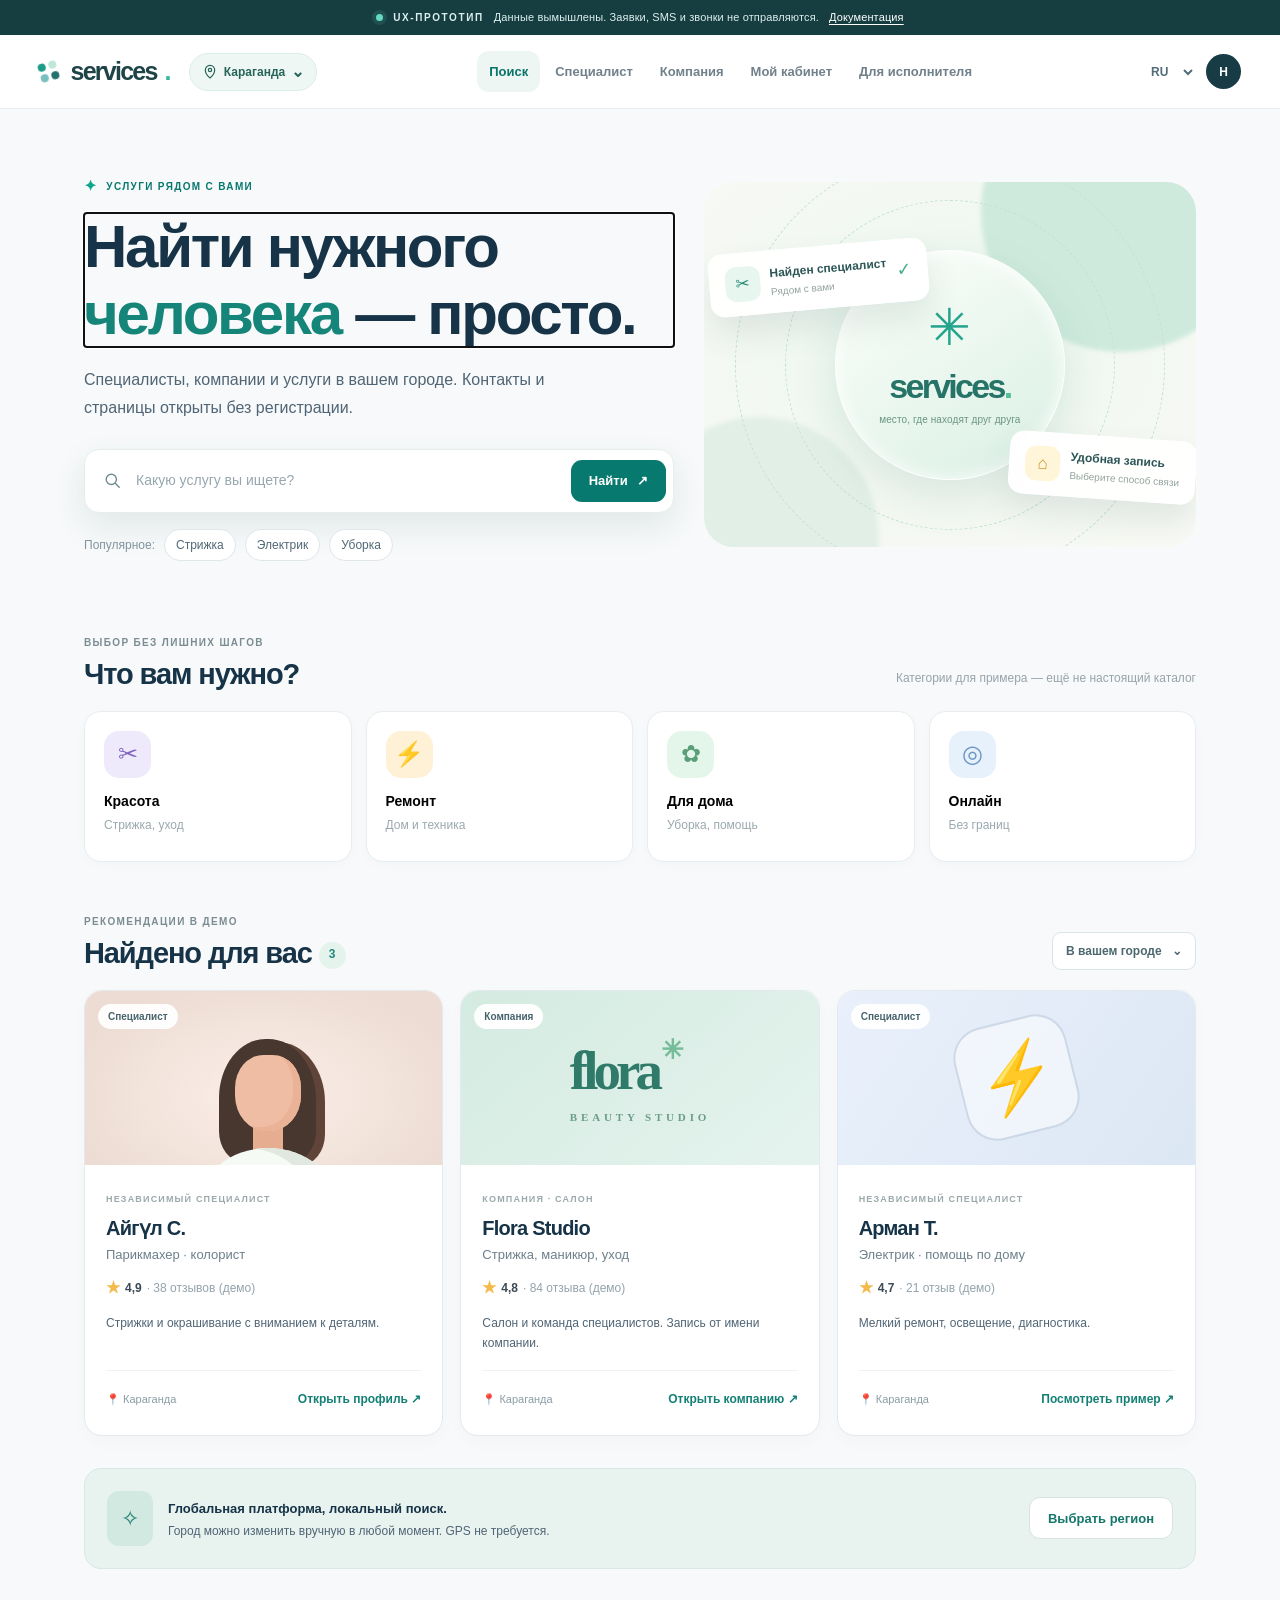
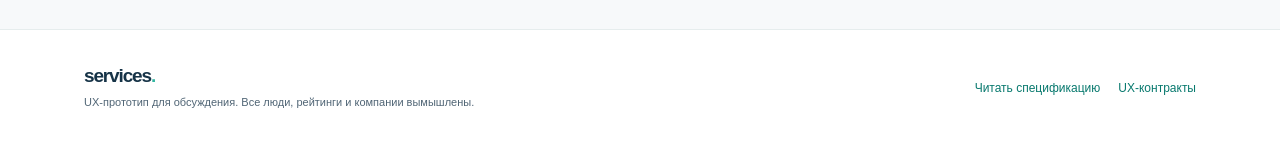
<file: prototype.html>
<!doctype html>
<html lang="ru">
<head>
  <meta charset="utf-8">
  <meta name="viewport" content="width=device-width,initial-scale=1">
  <meta name="theme-color" content="#f7faf9">
  <meta name="description" content="Services — интерактивный UX-прототип поиска услуг, специалиста, компании, заявки и кабинета. Демонстрационные данные, без реальных отправок.">
  <title>Services — UX-прототип</title>
  <link rel="stylesheet" href="assets/prototype.css">
  <script src="assets/prototype.js" defer></script>
</head>
<body>
<a class="skip" href="#content">Перейти к содержимому</a>
<div class="demo-ribbon" role="status"><span class="demo-dot"></span><strong>UX-ПРОТОТИП</strong><span>Данные вымышлены. Заявки, SMS и звонки не отправляются.</span><a href="index.html">Документация</a></div>
<header class="mast">
  <div class="mast-inner">
    <button class="brand" type="button" data-page="home" aria-label="Services — на главную"><span class="brandmark"><span></span><span></span><span></span><span></span></span>services<span class="brand-dot">.</span></button>
    <button class="place-control" id="placeButton" type="button" aria-haspopup="dialog" aria-controls="locationDialog"><svg viewBox="0 0 24 24" aria-hidden="true"><path d="M12 21s-7-5.5-7-12a7 7 0 0 1 14 0c0 6.5-7 12-7 12Z"/><circle cx="12" cy="9" r="2.5"/></svg><span id="currentPlace">Караганда</span><span class="chevron">⌄</span></button>
    <nav class="top-nav" aria-label="Разделы прототипа">
      <button data-page="home" class="nav-active" type="button">Поиск</button>
      <button data-page="professional" type="button">Специалист</button>
      <button data-page="company" type="button">Компания</button>
      <button data-page="client" type="button">Мой кабинет</button>
      <button data-page="seller" type="button">Для исполнителя</button>
    </nav>
    <div class="mast-actions">
      <label class="language" aria-label="Язык прототипа"><select id="languageSelect"><option value="ru">RU</option><option value="kk">ҚАЗ</option></select></label>
      <button id="authButton" class="avatar-mini" type="button" title="Демо кабинет" data-page="client" aria-label="Демо кабинет">Н</button>
    </div>
  </div>
</header>
<main id="content" tabindex="-1">
  <section class="screen active-screen" id="screen-home" aria-labelledby="homeHeading">
    <div class="hero shell">
      <div class="hero-copy">
        <div class="eyebrow"><span class="mini-sparkle">✦</span> УСЛУГИ РЯДОМ С ВАМИ</div>
        <h1 id="homeHeading">Найти нужного <em>человека</em> — просто.</h1>
        <p class="lead">Специалисты, компании и услуги в вашем городе. Контакты и страницы открыты без регистрации.</p>
        <form id="searchForm" class="search-box" role="search">
          <svg viewBox="0 0 24 24" aria-hidden="true"><circle cx="10.5" cy="10.5" r="6.5"/><path d="m15.5 15.5 5 5"/></svg>
          <label class="sr-only" for="searchInput">Поиск услуги</label>
          <input id="searchInput" type="search" placeholder="Какую услугу вы ищете?" autocomplete="off">
          <button class="btn btn-primary" type="submit">Найти <span aria-hidden="true">↗</span></button>
        </form>
        <div class="popular"><span>Популярное:</span><button type="button" data-query="Стрижка">Стрижка</button><button type="button" data-query="Электрик">Электрик</button><button type="button" data-query="Уборка">Уборка</button></div>
      </div>
      <div class="hero-art" aria-hidden="true">
        <div class="orb orb-one"></div><div class="orb orb-two"></div>
        <div class="float-card float-a"><span class="float-icon">✂</span><div><b>Найден специалист</b><small>Рядом с вами</small></div><span class="float-tick">✓</span></div>
        <div class="float-card float-b"><span class="float-icon bg-cream">⌂</span><div><b>Удобная запись</b><small>Выберите способ связи</small></div></div>
        <div class="hero-core"><span class="hero-core-ring">✳</span><span class="hero-core-title">services<span>.</span></span><span class="hero-core-tag">место, где находят друг друга</span></div>
        <div class="hero-orbit o1"></div><div class="hero-orbit o2"></div>
      </div>
    </div>
    <div class="shell">
      <div class="section-head"><div><span class="eyebrow subdued">ВЫБОР БЕЗ ЛИШНИХ ШАГОВ</span><h2>Что вам нужно?</h2></div><p>Категории для примера — ещё не настоящий каталог</p></div>
      <div class="categories" id="categories">
        <button type="button" data-query="Стрижка"><span class="category-icon lilac">✂</span><strong>Красота</strong><small>Стрижка, уход</small></button>
        <button type="button" data-query="Электрик"><span class="category-icon yellow">⚡</span><strong>Ремонт</strong><small>Дом и техника</small></button>
        <button type="button" data-query="Уборка"><span class="category-icon mint">✿</span><strong>Для дома</strong><small>Уборка, помощь</small></button>
        <button type="button" data-query="Онлайн"><span class="category-icon blue">◎</span><strong>Онлайн</strong><small>Без границ</small></button>
      </div>
      <div class="section-head list-head"><div><span class="eyebrow subdued">РЕКОМЕНДАЦИИ В ДЕМО</span><h2>Найдено для вас <span id="resultCount" class="number-chip">3</span></h2></div><button type="button" id="filterButton" class="filter-button">В вашем городе <span>⌄</span></button></div>
      <div id="searchFeedback" class="search-feedback" aria-live="polite"></div>
      <div class="results" id="results">
        <article class="listing-card" data-item="professional" data-search="айгүл стрижка окрашивание парикмахер красота колористика">
          <div class="listing-visual portrait pro-bg"><div class="face-illustration"><div class="face-hair"></div><div class="face-head"></div><div class="face-neck"></div><div class="face-body"></div></div><span class="visual-pill">Специалист</span></div>
          <div class="listing-content"><span class="listing-overline">НЕЗАВИСИМЫЙ СПЕЦИАЛИСТ</span><h3>Айгүл С.</h3><p class="listing-role">Парикмахер · колорист</p><div class="rating"><span class="star">★</span> 4,9 <span class="muted">· 38 отзывов (демо)</span></div><p class="listing-summary">Стрижки и окрашивание с вниманием к деталям.</p><div class="listing-foot"><span>📍 <span data-city>Караганда</span></span><button type="button" data-page="professional" class="text-link">Открыть профиль ↗</button></div></div>
        </article>
        <article class="listing-card" data-item="company" data-search="studio flora салон красоты маникюр стрижка парикмахер красота">
          <div class="listing-visual company-bg"><div class="logo-picture">flora<span>✳</span><small>beauty studio</small></div><span class="visual-pill">Компания</span></div>
          <div class="listing-content"><span class="listing-overline">КОМПАНИЯ · САЛОН</span><h3>Flora Studio</h3><p class="listing-role">Стрижка, маникюр, уход</p><div class="rating"><span class="star">★</span> 4,8 <span class="muted">· 84 отзыва (демо)</span></div><p class="listing-summary">Салон и команда специалистов. Запись от имени компании.</p><div class="listing-foot"><span>📍 <span data-city>Караганда</span></span><button type="button" data-page="company" class="text-link">Открыть компанию ↗</button></div></div>
        </article>
        <article class="listing-card" data-item="electrician" data-search="электрик ремонт розетки свет домашний мастер">
          <div class="listing-visual electric-bg"><div class="electro-art"><span>⚡</span></div><span class="visual-pill">Специалист</span></div>
          <div class="listing-content"><span class="listing-overline">НЕЗАВИСИМЫЙ СПЕЦИАЛИСТ</span><h3>Арман Т.</h3><p class="listing-role">Электрик · помощь по дому</p><div class="rating"><span class="star">★</span> 4,7 <span class="muted">· 21 отзыв (демо)</span></div><p class="listing-summary">Мелкий ремонт, освещение, диагностика.</p><div class="listing-foot"><span>📍 <span data-city>Караганда</span></span><button type="button" data-page="professional" class="text-link">Посмотреть пример ↗</button></div></div>
        </article>
      </div>
      <div id="emptyResults" class="empty-results" hidden><span>⌕</span><h3>Пока ничего не нашлось</h3><p>Попробуйте другую услугу или расширьте регион поиска.</p><button class="btn btn-outline" data-reset-search type="button">Сбросить поиск</button></div>
      <div class="note-banner"><div class="note-symbol">✧</div><div><strong>Глобальная платформа, локальный поиск.</strong><p>Город можно изменить вручную в любой момент. GPS не требуется.</p></div><button class="btn btn-outline" type="button" data-open-location>Выбрать регион</button></div>
    </div>
  </section>

  <section class="screen shell detail-layout" id="screen-professional" aria-labelledby="professionalHeading" hidden>
    <div class="breadcrumbs"><button data-page="home" type="button">Поиск</button><span>›</span>Специалист</div>
    <div class="detail-grid"><div class="detail-main">
      <div class="profile-hero"><div class="profile-picture pro-bg"><div class="face-illustration"><div class="face-hair"></div><div class="face-head"></div><div class="face-neck"></div><div class="face-body"></div></div></div><div class="profile-intro"><span class="eyebrow subdued">НЕЗАВИСИМЫЙ СПЕЦИАЛИСТ</span><h1 id="professionalHeading">Айгүл С.</h1><p>Парикмахер · колорист</p><div class="rating"><span class="star">★</span> 4,9 <span class="muted">· 38 отзывов (демо)</span></div><div class="profile-tags"><span>✓ Подтверждённый профиль (демо)</span><span>📍 <span data-city>Караганда</span></span></div></div></div>
      <div class="content-panel"><div class="content-panel-top"><h2>О специалисте</h2><button class="save-button" data-save="professional" aria-pressed="false" type="button">♡ Сохранить</button></div><p>Люблю естественные формы и спокойный сервис. В этом примере у мастера есть самостоятельные услуги и отдельное представление внутри салона.</p></div>
      <div class="content-panel"><h2>Личные услуги</h2><div class="service-line"><span class="service-symbol">✂</span><div><strong>Женская стрижка</strong><small>Ориентир: 60 минут · цена по желанию продавца</small></div><button type="button" class="btn btn-outline compact" data-request="professional">Заявка</button></div><div class="service-line"><span class="service-symbol">✳</span><div><strong>Окрашивание</strong><small>Время и стоимость обсуждаются напрямую</small></div><button type="button" class="btn btn-outline compact" data-request="professional">Заявка</button></div></div>
      <div class="content-panel"><h2>Также работает в компании</h2><div class="affiliation"><div class="affiliation-logo">fl</div><div><strong>Flora Studio</strong><small>Другая страница, другие услуги и получатель заявки</small></div><button type="button" class="text-link" data-page="company">Перейти ↗</button></div><p class="small-note">При переходе в корпоративный контекст заявка направляется компании, а не мастеру лично.</p></div>
    </div><aside class="detail-aside"><div class="contact-card"><span class="eyebrow subdued">ОБРАТИТЬСЯ К СПЕЦИАЛИСТУ</span><h2>Записаться к Айгүл</h2><p>Получатель заявки: <strong>Айгүл С., лично</strong></p><button class="btn btn-primary full" data-request="professional" type="button">Отправить заявку ↗</button><button class="btn btn-outline full" data-demo-contact="whatsapp" type="button">Написать в WhatsApp</button><button class="btn btn-subtle full" data-demo-contact="phone" type="button">Позвонить</button><div class="policy-mini">◷ Пример правила: отмена за 2 часа до принятой записи — без влияния на надёжность.</div></div><div class="quiet-panel"><strong>Календарь необязателен</strong><p>В этом примере специалист не публикует свободные слоты. Заявку можно отправить и без выбора даты.</p></div></aside></div>
  </section>

  <section class="screen shell detail-layout" id="screen-company" aria-labelledby="companyHeading" hidden>
    <div class="breadcrumbs"><button data-page="home" type="button">Поиск</button><span>›</span>Компания</div>
    <div class="detail-grid"><div class="detail-main"><div class="company-hero"><div class="company-emblem">flora<span>✳</span></div><div><span class="eyebrow">КОМПАНИЯ · САЛОН КРАСОТЫ</span><h1 id="companyHeading">Flora Studio</h1><p>Команда специалистов, пространство для красоты</p><span class="tag-white">📍 <span data-city>Караганда</span></span></div></div>
      <div class="content-panel"><div class="content-panel-top"><h2>Услуги салона</h2><button class="save-button" data-save="company" aria-pressed="false" type="button">♡ Сохранить</button></div><div class="service-line"><span class="service-symbol">✂</span><div><strong>Стрижка в Flora Studio</strong><small>Получатель заявки — компания</small></div><button class="btn btn-outline compact" type="button" data-request="company">Заявка</button></div><div class="service-line"><span class="service-symbol">✿</span><div><strong>Уход и окрашивание</strong><small>Специалист назначается компанией по согласованию</small></div><button class="btn btn-outline compact" type="button" data-request="company">Заявка</button></div></div>
      <div class="content-panel"><h2>Команда салона</h2><p class="text-secondary">Та же профессиональная личность может выглядеть иначе внутри компании — только с согласия обеих сторон.</p><div class="team-card"><div class="team-portrait pro-bg"><div class="face-illustration"><div class="face-hair"></div><div class="face-head"></div><div class="face-neck"></div><div class="face-body"></div></div></div><div><span class="eyebrow subdued">СПЕЦИАЛИСТ В КОМПАНИИ</span><h3>Айгүл С.</h3><p>Стилист Flora Studio</p><span class="tiny-tag">Только согласованные поля профиля</span></div><div class="team-actions"><button class="btn btn-outline compact" type="button" data-page="company-professional">Карточка в салоне</button><button class="btn btn-primary compact" type="button" data-request="company">Запись в салон</button></div></div><p class="small-note">Нажатие на карточку сотрудника не переводит заявку в независимую практику.</p></div>
    </div><aside class="detail-aside"><div class="contact-card"><span class="eyebrow subdued">КОРПОРАТИВНЫЙ КОНТЕКСТ</span><h2>Обратиться в Flora Studio</h2><p>Получатель: <strong>Flora Studio</strong>. Не личный профиль Айгүл.</p><button class="btn btn-primary full" data-request="company" type="button">Отправить заявку ↗</button><button class="btn btn-outline full" data-demo-contact="whatsapp" type="button">Написать в WhatsApp</button><div class="policy-mini">◷ Пример правила компании: отмена за 24 часа до принятой записи.</div></div><div class="quiet-panel"><strong>Разные роли — разные права</strong><p>Компания управляет корпоративной услугой и своими заявками. Личные часы и обращения сотрудника не раскрываются.</p></div></aside></div>
  </section>

  <section class="screen shell dashboard-screen" id="screen-client" aria-labelledby="clientHeading" hidden>
    <div class="section-head dashboard-head"><div><span class="eyebrow subdued">ДЕМО-КАБИНЕТ</span><h1 id="clientHeading">Здравствуйте, Нур</h1><p>Сохранённое, ваши обращения и надёжность — всё в одном месте.</p></div><span class="demo-account">● Вы вошли в демонстрационный аккаунт</span></div>
    <div class="dashboard-grid"><div class="content-panel"><span class="eyebrow subdued">МОЯ НАДЁЖНОСТЬ</span><div class="score-row"><strong id="clientScore">100</strong><span>из 100<br><small>Пример: 5 завершённых записей</small></span></div><p>Это отдельный показатель соблюдения принятых записей. Он не связан с оценками качества услуг.</p><button id="scoreInfo" class="text-link" type="button">Как считается показатель ↗</button></div><div class="content-panel"><span class="eyebrow subdued">ИЗБРАННОЕ</span><h2 id="savedCount">0 страниц</h2><p>Сохраняйте интересных специалистов и компании. Другие продавцы не видят ваши закладки.</p><div id="savedList" class="saved-list"><span class="muted">Пока пусто.</span></div></div></div>
    <div class="content-panel" id="demoRecentRequest" hidden><div class="content-panel-top"><h2>Новое обращение</h2><button class="text-link" data-page="request-status" type="button">Открыть статус ↗</button></div><p>Демонстрационная заявка создана без реальной отправки. Продавец может принять или отклонить её.</p></div>
    <div class="content-panel big-panel"><h2>Мои обращения</h2><div class="request-item"><div class="req-status accepted">● Принята</div><div class="req-description"><strong>Стрижка · Айгүл С.</strong><small>Независимый специалист · демонстрационная запись на 12 ноября 2026, 18:00</small><small>Бесплатная отмена до 16:00 этого дня</small></div><button id="cancelSample" class="btn btn-outline compact" type="button">Отменить</button></div><div id="cancelledExample" class="request-item" hidden><div class="req-status cancelled">● Отменена</div><div class="req-description"><strong>Стрижка · Айгүл С.</strong><small id="cancelOutcome">Отмена выполнена в демонстрации</small><small>Уведомления обеим сторонам: поставлены в очередь (симуляция)</small></div></div><div id="sampleAfter" class="small-note">Вы сможете увидеть последствия своевременной и поздней отмены.</div></div>
    <div class="content-panel"><h2>Что дают аккаунты клиентам?</h2><div class="feature-tiles"><span>♡ Сохранённые страницы</span><span>▤ История своих заявок</span><span>◎ Надёжность и апелляции</span><span>✦ Отзывы при подтверждённом опыте</span></div></div>
  </section>

  <section class="screen shell dashboard-screen" id="screen-seller" aria-labelledby="sellerHeading" hidden>
    <div class="section-head dashboard-head"><div><span class="eyebrow subdued">ПРОФИЛЬ ПРОДАВЦА · ДЕМО</span><h1 id="sellerHeading">Как клиентам связаться с вами</h1><p>Каждый исполнитель выбирает свои каналы и правила, без сложной CRM.</p></div><button class="btn btn-outline" data-page="professional" type="button">Предпросмотр страницы ↗</button></div>
    <div class="seller-grid"><div class="content-panel"><h2>Способы обращения</h2><p>Включите только нужные. Стоимость и календарь не обязательны.</p><div class="switch-list"><label><span><b>Телефон</b><small>Показывать разрешённый контакт</small></span><input type="checkbox" id="channelPhone" checked></label><label><span><b>WhatsApp</b><small>Прямая связь вне платформы</small></span><input type="checkbox" id="channelWhatsapp" checked></label><label><span><b>Заявка через Services</b><small>Клиент отправляет, вы принимаете</small></span><input type="checkbox" id="channelRequest" checked></label><label><span><b>Публичные слоты</b><small>Можно не публиковать расписание</small></span><input type="checkbox" id="channelCalendar"></label></div><p class="inline-validation" id="channelValidation" aria-live="polite"></p></div>
    <div class="content-panel"><h2>Правила отмены клиентом</h2><p>Устанавливает владелец предложения. Условия видны до принятия записи и сохраняются для неё.</p><label class="field">Отмена без влияния на надёжность за<select id="cancelWindow"><option value="0">До начала записи</option><option value="2" selected>2 часа</option><option value="12">12 часов</option><option value="24">24 часа</option><option value="48">48 часов</option></select></label><div class="info-soft"><strong id="policyPreview">За 2 часа до начала</strong><p>Поздняя отмена зарегистрированным клиентом влияет на его отдельную надёжность. Отмена продавцом может влиять на надёжность продавца.</p></div></div></div>
    <div class="content-panel"><h2>Время мастера и компания</h2><div class="work-grid"><div class="work-row"><span class="work-label">Пн – Пт</span><div class="work-track"><span class="work-company">09:00–18:00 · Flora Studio</span><span class="work-personal">19:00–22:00 · Лично</span></div></div><div class="work-row"><span class="work-label">Сб</span><div class="work-track"><span class="work-company shorter">10:00–14:00 · Компания B</span></div></div></div><p class="small-note">Корпоративные часы требуют согласования. В другом контексте виден только факт недоступности, не чужие клиенты и услуги.</p></div>
    <div class="content-panel" id="demoSellerInbox"><div class="content-panel-top"><h2>Входящие заявки</h2><button class="text-link" data-page="request-status" type="button">Статус для клиента ↗</button></div><p>Демо-инбокс. Продавец самостоятельно принимает или отклоняет заявку, без коммерческого предложения и согласования цены внутри Services.</p><div id="demoInboxBody"><span class="muted">Пока нет демонстрационных обращений.</span></div></div>
    <div class="content-panel"><div class="content-panel-top"><h2>Какие поля мастера видит компания?</h2><span class="tiny-tag">Двустороннее управление</span></div><p>Мастер разрешает поля для конкретной компании, компания выбирает подмножество. Итог — пересечение.</p><div class="permission-grid"><fieldset><legend>Разрешает специалист</legend><label><input type="checkbox" data-master-field="bio" checked> Описание</label><label><input type="checkbox" data-master-field="portrait" checked> Фото</label><label><input type="checkbox" data-master-field="portfolio"> Портфолио</label><label><input type="checkbox" data-master-field="personalPhone"> Личный телефон</label></fieldset><fieldset><legend>Выбирает компания</legend><label><input type="checkbox" data-company-field="bio" checked> Описание</label><label><input type="checkbox" data-company-field="portrait" checked> Фото</label><label><input type="checkbox" data-company-field="portfolio" checked> Портфолио</label><label><input type="checkbox" data-company-field="personalPhone" checked> Личный телефон</label></fieldset></div><div class="info-soft"><strong>В корпоративной карточке будет видно:</strong><p id="visibleCompanyFields" aria-live="polite">Описание, фото</p></div></div>
  </section>

  <section class="screen shell detail-layout" id="screen-company-professional" aria-labelledby="companyProfessionalHeading" hidden>
    <div class="breadcrumbs"><button type="button" data-page="home">Поиск</button><span>›</span><button type="button" data-page="company">Flora Studio</button><span>›</span>Специалист салона</div>
    <div class="embedded-company-banner">
      <span class="eyebrow subdued">СТРАНИЦА СПЕЦИАЛИСТА В КОМПАНИИ</span>
      <div class="embedded-company-banner-row"><strong>flora ✳</strong><span>Этот раздел оформлен компанией; запись принадлежит Flora Studio.</span><button class="btn btn-outline compact" type="button" data-page="company">В компанию</button></div>
    </div>
    <div class="detail-grid">
      <div class="detail-main">
        <div class="profile-hero embedded-profile">
          <div id="embeddedPortrait" class="profile-picture pro-bg"><div class="face-illustration"><div class="face-hair"></div><div class="face-head"></div><div class="face-neck"></div><div class="face-body"></div></div></div>
          <div class="profile-intro">
            <span class="eyebrow subdued">СТИЛИСТ FLORA STUDIO</span>
            <h1 id="companyProfessionalHeading">Айгүл С.</h1>
            <p>Специалист команды Flora Studio</p>
            <span class="tiny-tag">Один ProfessionalProfile · отдельное представление</span>
          </div>
        </div>
        <div class="content-panel">
          <h2>Что разрешено показывать в салоне</h2>
          <div id="embeddedBio" class="company-field"><strong>Описание</strong><p>Специалист по стрижкам и окрашиванию. Описание доступно только если его разрешил мастер и выбрала компания.</p></div>
          <div id="embeddedPortfolio" class="company-field" hidden><strong>Портфолио</strong><p>Пример согласованного портфолио без настоящих фотографий клиентов.</p></div>
          <div id="embeddedPhone" class="company-field" hidden><strong>Личный контакт</strong><p>В демо личный телефон не публикуется, даже если поле разрешено. В настоящем продукте нужен отдельный публичный opt-in.</p></div>
          <p id="embeddedNothing" class="small-note" hidden>Поля профиля скрыты по выбору одной из сторон. Компания не может опубликовать данные без разрешения мастера.</p>
          <button class="text-link" type="button" data-page="seller">Демо: изменить разрешения ↗</button>
        </div>
        <div class="content-panel">
          <h2>Услуга салона</h2>
          <div class="service-line"><span class="service-symbol">✂</span><div><strong>Стрижка с мастером Айгүл</strong><small>Продавец и получатель заявки — Flora Studio. Айгүл — возможный исполнитель.</small></div><button class="btn btn-primary compact" type="button" data-request="company">Записаться</button></div>
          <p class="small-note">При переходе на <button class="inline-route" type="button" data-page="professional">личную страницу специалиста</button> поменяется получатель заявки — это всегда видно.</p>
        </div>
      </div>
      <aside class="detail-aside">
        <div class="contact-card"><span class="eyebrow subdued">ВАЖНО: КОНТЕКСТ КОМПАНИИ</span><h2>Запись в Flora Studio</h2><p>Получатель: <strong>Flora Studio</strong>, не самостоятельный мастер.</p><button class="btn btn-primary full" type="button" data-request="company">Отправить заявку ↗</button><div class="policy-mini">Показанные поля — пересечение разрешений двух сторон и настроек публикации.</div></div>
      </aside>
    </div>
  </section>
  <section class="screen shell dashboard-screen" id="screen-request-status" aria-labelledby="requestStatusHeading" hidden>
    <div class="breadcrumbs"><button type="button" data-page="home">Поиск</button><span>›</span>Демо-заявка</div>
    <div class="section-head dashboard-head"><div><span class="eyebrow subdued">БЕЗ ОТПРАВКИ ДАННЫХ</span><h1 id="requestStatusHeading">Статус обращения</h1><p>Здесь видно, что происходит после отправки простой заявки.</p></div><span class="demo-account">ДЕМО · только память страницы</span></div>
    <div class="request-status-grid">
      <div class="content-panel">
        <div class="content-panel-top"><h2 id="demoRequestNumber">Заявка ещё не создана</h2><span class="req-status" id="demoRequestStatus">Нет заявки</span></div>
        <div class="receiver-box"><span>Получатель заявки:</span><strong id="demoRequestReceiver">—</strong><small id="demoRequestContext">Выбирается по странице, с которой обратились.</small></div>
        <dl class="request-details"><div><dt>Запрос</dt><dd id="demoRequestNote">—</dd></div><div><dt>Желаемая дата</dt><dd id="demoRequestDate">—</dd></div><div><dt>Подтверждённое время</dt><dd id="demoRequestScheduled">Не согласовано</dd></div></dl>
        <div class="info-soft"><strong>Правило надёжности</strong><p id="demoRequestReliability">Без принятой записи и согласованного времени автоматическое снижение надёжности клиента запрещено.</p></div>
        <button class="btn btn-outline" id="demoCancelRequest" type="button" disabled>Отменить свою заявку</button>
        <button class="text-link" type="button" data-page="seller">Посмотреть действие продавца ↗</button>
      </div>
      <div class="content-panel">
        <h2>Журнал событий и уведомлений</h2>
        <p>Уведомления создаются по событию. Отправка SMS, e-mail и push здесь не выполняется.</p>
        <ol id="demoRequestEvents" class="event-log"><li>Отправьте демонстрационную заявку из профиля специалиста или компании.</li></ol>
        <button class="text-link" type="button" data-page="professional">К личной странице ↗</button>
      </div>
    </div>
  </section>
</main>
<footer class="site-footer"><div class="shell"><div><strong>services<span>.</span></strong><p>UX-прототип для обсуждения. Все люди, рейтинги и компании вымышлены.</p></div><div><a href="index.html">Читать спецификацию</a><a href="https://github.com/nurgeldiserikbay/services/blob/main/docs/ux/mvp-screen-contracts.md" target="_blank" rel="noopener noreferrer">UX-контракты</a></div></div></footer>
<dialog id="locationDialog" class="modal">
  <form method="dialog" class="dialog-inner"><div class="modal-head"><div><span class="eyebrow subdued">ЛОКАЦИЯ</span><h2>Где искать услуги?</h2></div><button class="icon-button" value="cancel" aria-label="Закрыть" type="submit">×</button></div><p>Выбранный город сохраняется только в текущем прототипе. Язык не меняет страну.</p><div class="location-options"><button type="button" data-location="Караганда">📍 Караганда, Казахстан</button><button type="button" data-location="Алматы">📍 Алматы, Казахстан</button><button type="button" data-location="Астана">📍 Астана, Казахстан</button><button type="button" data-location="Весь мир">◎ Весь мир</button><button type="button" data-location="Онлайн">◉ Только онлайн</button></div><p class="small-note">Разрешение GPS не запрашивается. Это демонстрация выбора региона, а не геопоиск.</p></form>
</dialog>
<dialog id="requestDialog" class="modal">
  <form method="dialog" class="dialog-inner" id="requestForm"><div class="modal-head"><div><span class="eyebrow subdued">ПРОСТАЯ ЗАЯВКА</span><h2>Отправить обращение</h2></div><button class="icon-button" value="cancel" aria-label="Закрыть" formnovalidate type="submit">×</button></div><div class="receiver-box"><span>Получатель:</span><strong id="requestReceiver">Айгүл С. — лично</strong><small id="requestRule">Отмена за 2 часа после согласования времени</small></div><label class="field">Коротко опишите запрос<textarea id="requestNote" rows="3" maxlength="300" placeholder="Например: хочу записаться на стрижку"></textarea></label><label class="field">Желаемая дата (необязательно)<input id="requestDate" type="date"></label><label class="field">Контакт для ответа (демо, не отправляется)<input id="requestContact" type="text" placeholder="Телефон или e-mail" required maxlength="100"></label><div class="policy-mini">В реальном сервисе гость подтвердит контакт кодом. В прототипе код не отправляется и данные никуда не сохраняются.</div><button id="requestSubmit" type="submit" class="btn btn-primary full" value="submit">Проверить сценарий отправки ↗</button></form>
</dialog>
<dialog id="cancelDialog" class="modal">
  <form method="dialog" class="dialog-inner" id="cancelForm"><div class="modal-head"><div><span class="eyebrow subdued">ОТМЕНА ПРИНЯТОЙ ЗАПИСИ</span><h2>Отменить стрижку?</h2></div><button class="icon-button" value="cancel" aria-label="Закрыть" type="submit" formnovalidate>×</button></div><p>Пример записи: 12 ноября 2026 в 18:00. Правило мастера: бесплатно до 16:00 того же дня.</p><fieldset class="cancel-scenarios"><legend>Проверить сценарий</legend><label><input type="radio" name="cancelMode" value="early" checked><span><strong>В срок — в 15:00</strong><small>Надёжность не изменится</small></span></label><label><input type="radio" name="cancelMode" value="late"><span><strong>После срока — в 17:30</strong><small>Надёжность зарегистрированного клиента снизится</small></span></label></fieldset><div id="cancelWarning" class="info-soft">При своевременной отмене рейтинг надёжности остаётся прежним.</div><div class="modal-actions"><button class="btn btn-outline" type="submit" value="cancel">Не отменять</button><button class="btn btn-primary" type="submit" value="confirm">Подтвердить отмену</button></div></form>
</dialog>
<div id="toast" class="toast" role="status" aria-live="polite"></div>
</body>
</html>
</file>
<file: assets/prototype.css>
:root{color-scheme:light;--canvas:#f7f9fa;--paper:#fff;--ink:#163347;--ink2:#506575;--mute:#7b8c97;--line:#e4eaee;--teal:#08796e;--teal-dark:#05645d;--teal-soft:#e9f6f2;--shadow:0 14px 38px rgba(26,51,61,.055);--radius:21px;--max:1160px}
*{box-sizing:border-box}html{scroll-behavior:smooth;scroll-padding-top:110px}body{margin:0;font-family:Inter,-apple-system,BlinkMacSystemFont,"Segoe UI",Arial,sans-serif;background:var(--canvas);color:var(--ink);font-size:15px;line-height:1.5}button,input,select,textarea{font:inherit}button{cursor:pointer}button:disabled{cursor:not-allowed;opacity:.55}a{color:var(--teal);text-decoration:none}a:hover{text-decoration:underline}svg{width:21px;height:21px;stroke:currentColor;stroke-width:1.8;fill:none;stroke-linecap:round;stroke-linejoin:round}h1,h2,h3,p{margin-top:0}h1,h2,h3{letter-spacing:-.038em;line-height:1.14}h1{font-size:clamp(35px,4.7vw,58px)}h2{font-size:clamp(22px,2.5vw,29px)}h3{font-size:20px}p{color:var(--ink2)}.shell{max-width:var(--max);margin-inline:auto;padding-inline:24px}.sr-only{position:absolute!important;height:1px;width:1px;overflow:hidden;clip:rect(0,0,0,0);white-space:nowrap}.skip{position:absolute;left:8px;top:-200px;background:var(--ink);color:#fff;padding:10px;z-index:1000}.skip:focus{top:8px}button:focus-visible,a:focus-visible,input:focus-visible,select:focus-visible,textarea:focus-visible{outline:3px solid #72bdaf;outline-offset:3px}.demo-ribbon{display:flex;align-items:center;justify-content:center;gap:10px;padding:7px 14px;min-height:35px;background:#163d40;color:#dcefee;font-size:11px;letter-spacing:.012em}.demo-ribbon strong{font-size:10px;letter-spacing:.16em}.demo-ribbon a{color:#fff;text-decoration:underline;text-underline-offset:3px}.demo-dot{width:7px;height:7px;border-radius:50%;background:#66dac0;box-shadow:0 0 0 4px rgba(102,218,192,.12)}.mast{position:sticky;top:0;z-index:30;background:rgba(255,255,255,.95);backdrop-filter:blur(20px);border-bottom:1px solid var(--line)}.mast-inner{height:73px;max-width:1250px;padding:0 24px;margin:auto;display:flex;align-items:center;gap:19px}.brand{border:none;background:none;display:flex;align-items:center;gap:8px;color:#1e4448;font-size:25px;font-weight:800;letter-spacing:-.07em;padding:5px 0;white-space:nowrap}.brand-dot,.site-footer strong span{color:#34b6a1}.brandmark{display:grid;grid-template-columns:repeat(2,8px);gap:2.5px;transform:rotate(-16deg);margin-right:5px}.brandmark span{display:block;width:8px;height:8px;background:#1a9c87;border-radius:4px}.brandmark span:nth-child(2){background:#bee7d6}.brandmark span:nth-child(3){background:#78bebe}.brandmark span:nth-child(4){background:#22716b}.place-control{background:#eef7f3;border:1px solid #d9eee5;color:#256458;border-radius:99px;display:flex;align-items:center;gap:6px;padding:9px 12px;font-size:12px;font-weight:700;white-space:nowrap}.place-control svg{width:16px;height:16px}.chevron{font-size:16px;line-height:1}.top-nav{display:flex;align-items:center;gap:3px;margin:auto}.top-nav button{border:0;background:none;color:#71818b;font-size:13px;padding:11px 12px;border-radius:12px;white-space:nowrap;font-weight:600}.top-nav button:hover,.top-nav button.nav-active{background:#edf6f3;color:#0a7469}.mast-actions{display:flex;align-items:center;gap:10px}.language select{border:0;background:transparent;color:#526d79;font-size:12px;font-weight:750;padding:9px 3px;max-width:65px}.avatar-mini{width:35px;height:35px;border:0;border-radius:50%;background:#183c45;color:white;font-size:12px;font-weight:700}.screen[hidden]{display:none!important}.screen{min-height:65vh}.hero{margin-top:38px;margin-bottom:32px;display:grid;grid-template-columns:1.1fr .9fr;gap:18px;align-items:center;min-height:385px}.hero-copy{padding:28px 12px 22px 0}.eyebrow{display:flex;align-items:center;gap:8px;font-size:10px;letter-spacing:.135em;font-weight:800;color:var(--teal);margin-bottom:15px}.eyebrow.subdued{color:#7b8c93}.mini-sparkle{font-size:15px;color:#0ea58d}.hero h1{max-width:600px;font-size:clamp(40px,4.8vw,60px);line-height:1.12;margin-bottom:19px}.hero h1 em{color:#168579;font-style:normal}.lead{max-width:490px;font-size:16px;line-height:1.75;margin-bottom:27px}.search-box{height:64px;display:flex;align-items:center;gap:12px;background:white;border:1px solid #e6eeeb;border-radius:15px;box-shadow:0 13px 33px rgba(33,80,77,.10);padding:7px 7px 7px 18px;max-width:590px}.search-box svg{color:#718c90;flex:none;width:19px}.search-box input{min-width:0;flex:1;width:100%;border:0;outline:0;font-size:14px;color:var(--ink);background:none}.search-box input:focus-visible{outline:0}.search-box:focus-within{outline:2px solid #a6dacf}.search-box input::placeholder{color:#97a7af}.btn{border:0;display:inline-flex;align-items:center;justify-content:center;gap:9px;border-radius:11px;min-height:42px;padding:10px 18px;font-weight:750;font-size:13px;transition:transform .12s,background .12s;white-space:nowrap}.btn:hover{transform:translateY(-1px)}.btn-primary{background:var(--teal);color:#fff}.btn-primary:hover{background:var(--teal-dark)}.btn-outline{background:white;border:1px solid #d7e4e1;color:#16776c}.btn-outline:hover{background:#f1f8f5}.btn-subtle{background:#f1f5f6;color:#2d5d62}.btn.full{width:100%;margin-top:10px}.btn.compact{padding:8px 13px;min-height:35px;font-size:12px}.popular{display:flex;align-items:center;gap:9px;flex-wrap:wrap;margin-top:16px;font-size:12px;color:#82949d}.popular button{border:1px solid #e0e7e9;background:#fff;color:#526875;padding:6px 11px;border-radius:99px;font-size:12px}.popular button:hover{background:#e6f4ee}.hero-art{height:365px;position:relative;isolation:isolate;display:flex;align-items:center;justify-content:center;overflow:hidden;background:radial-gradient(ellipse at 48% 45%,#e8f8f0,#f4f8f2 58%,#f9faf5);border-radius:30px}.orb{position:absolute;border-radius:50%;filter:blur(2px)}.orb-one{width:280px;height:280px;background:#ceeadd;top:-110px;right:-65px}.orb-two{width:240px;height:240px;background:#e2efe7;bottom:-110px;left:-65px}.hero-core{position:relative;z-index:3;display:flex;align-items:center;flex-direction:column;width:230px;height:230px;border-radius:50%;justify-content:center;background:linear-gradient(145deg,#fcfffa,#d9efe4);border:1px solid white;box-shadow:0 17px 45px rgba(37,115,89,.12),inset 0 2px 18px white}.hero-core-ring{font-size:51px;line-height:1;color:#24a48d;margin-bottom:8px}.hero-core-title{font-size:34px;font-weight:840;letter-spacing:-.08em;color:#267368}.hero-core-title span{color:#52bf9b}.hero-core-tag{font-size:10px;letter-spacing:.01em;color:#6a9484}.hero-orbit{position:absolute;border:1px dashed #c2e2d3;border-radius:50%;pointer-events:none}.o1{height:330px;width:330px}.o2{height:430px;width:430px}.float-card{position:absolute;z-index:5;display:flex;align-items:center;gap:10px;padding:13px 15px;background:rgba(255,255,255,.96);border:1px solid white;border-radius:14px;box-shadow:0 18px 33px rgba(44,86,78,.11);min-width:185px}.float-card b{display:block;font-size:12px;color:#2c5556}.float-card small{display:block;font-size:10px;color:#93a39e;margin-top:2px}.float-a{top:64px;left:5px;transform:rotate(-5deg)}.float-b{bottom:48px;right:0;transform:rotate(4deg)}.float-icon{border-radius:11px;width:35px;height:35px;display:grid;place-items:center;color:#258a76;background:#e7f6ef;font-size:17px}.float-icon.bg-cream{background:#fff5d9;color:#c89126}.float-tick{font-size:18px;color:#48ad8c;margin-left:auto}.section-head{display:flex;align-items:end;justify-content:space-between;gap:20px;margin-top:52px;margin-bottom:20px}.section-head h2{margin-bottom:0}.section-head .eyebrow{margin-bottom:8px}.section-head>p{font-size:12px;color:#97a4ab;margin-bottom:4px}.categories{display:grid;grid-template-columns:repeat(4,1fr);gap:14px}.categories button{background:#fff;border:1px solid #e7edf0;border-radius:17px;padding:19px;display:flex;flex-direction:column;align-items:flex-start;text-align:left;gap:4px;min-height:151px;box-shadow:0 3px 12px rgba(35,66,72,.025)}.categories button:hover{border-color:#a9d6ca;transform:translateY(-2px)}.category-icon{width:47px;height:47px;border-radius:15px;display:grid;place-items:center;font-size:24px;margin-bottom:9px}.category-icon.lilac{background:#eee9fb;color:#8266bf}.category-icon.yellow{background:#fff1d5;color:#c18f2d}.category-icon.mint{background:#e4f6e9;color:#5b9e79}.category-icon.blue{background:#e7f1fb;color:#6b96c4}.categories strong{font-size:14px}.categories small{color:#9aa9ad;font-size:12px}.number-chip{font-size:12px;display:inline-flex;align-items:center;justify-content:center;background:#e5f3ed;color:#208779;width:27px;height:27px;border-radius:50%;vertical-align:middle;letter-spacing:0}.list-head{margin-top:52px}.filter-button{border:1px solid #dae5e7;background:white;border-radius:9px;padding:9px 13px;font-size:12px;color:#4c686f;font-weight:650}.filter-button span{padding-left:7px}.results{display:grid;grid-template-columns:repeat(3,minmax(0,1fr));gap:17px}.listing-card{background:white;border:1px solid #e4e9ed;border-radius:18px;overflow:hidden;box-shadow:0 6px 18px rgba(27,57,68,.025);transition:transform .15s,box-shadow .15s}.listing-card:hover{transform:translateY(-3px);box-shadow:var(--shadow)}.listing-visual{height:174px;position:relative;overflow:hidden;display:flex;align-items:center;justify-content:center}.pro-bg{background:radial-gradient(ellipse at 50% 60%,#fcefe8,#ecdcd3 80%)}.company-bg{background:linear-gradient(140deg,#d4ebe1,#e5f3ee);color:#307a69}.electric-bg{background:linear-gradient(125deg,#e9f0fb,#dce7f4)}.listing-visual.portrait .face-illustration{margin-top:46px}.visual-pill{position:absolute;top:13px;left:13px;background:rgba(255,255,255,.94);border-radius:100px;padding:5px 10px;font-size:10px;font-weight:740;color:#47646d}.face-illustration{width:155px;height:160px;position:relative;overflow:hidden;flex:none}.face-head{position:absolute;z-index:3;top:34px;left:49px;background:#efbda3;width:66px;height:76px;border-radius:43% 43% 47% 47%;box-shadow:inset -8px -4px #eab297}.face-hair{position:absolute;z-index:2;top:18px;left:33px;background:#47372f;width:97px;height:123px;border-radius:48% 49% 25% 25%;box-shadow:9px 3px 0 #614439}.face-neck{position:absolute;z-index:2;top:96px;left:67px;background:#e7ad90;width:30px;height:38px}.face-body{position:absolute;z-index:4;top:127px;left:12px;background:#f6faf5;width:140px;height:120px;border-radius:50% 50% 0 0;box-shadow:inset -24px 0 #e1e8e0}.logo-picture{font-size:55px;letter-spacing:-.09em;font-weight:650;font-family:Georgia,serif}.logo-picture>span{font-size:27px;vertical-align:top;color:#77bc98;margin-left:3px}.logo-picture small{font-family:inherit;display:block;letter-spacing:.35em;font-size:11px;text-align:center;text-transform:uppercase;margin-top:-3px;color:#6a9d89}.electro-art{border:2px solid rgba(67,103,150,.2);border-radius:31px;width:115px;height:115px;display:grid;place-items:center;background:rgba(255,255,255,.5);transform:rotate(-14deg)}.electro-art span{font-size:65px;color:#6484bb}.listing-content{padding:21px}.listing-overline{font-size:9px;font-weight:800;letter-spacing:.13em;color:#9ba9ab}.listing-content h3{margin:9px 0 5px}.listing-role{font-size:13px;color:#6d808b;margin:0 0 11px}.rating{display:flex;align-items:center;gap:5px;font-size:12px;font-weight:750;color:#3c4a55}.star{color:#f4ba4c;font-size:16px}.muted{font-weight:430;color:#93a3ad}.listing-summary{font-size:12px;line-height:1.65;min-height:40px;margin:14px 0 0}.listing-foot{border-top:1px solid #f0f3f4;display:flex;align-items:center;justify-content:space-between;gap:8px;margin-top:16px;padding-top:13px;color:#8a9da5;font-size:11px}.text-link{border:0;background:none;color:#148075;font-size:12px;font-weight:750;padding:6px 0;white-space:nowrap}.text-link:hover{text-decoration:underline}.search-feedback{font-size:12px;margin:-5px 0 12px;color:#6a8085}.search-feedback:empty{display:none}.empty-results{text-align:center;border:1px dashed #ccdcd8;background:#fff;border-radius:20px;padding:38px}.empty-results>span{font-size:40px;color:#9cb9b0}.empty-results h3{margin:7px}.empty-results p{margin-bottom:14px}.note-banner{margin:32px 0 60px;background:#e8f2ef;border:1px solid #d9e8e3;border-radius:17px;padding:22px;display:flex;align-items:center;gap:15px}.note-banner .note-symbol{border-radius:12px;background:#d1e9e0;padding:11px 14px;color:#227e70;font-size:22px}.note-banner>div:nth-child(2){flex:1}.note-banner strong{font-size:13px}.note-banner p{font-size:12px;margin:2px 0 0}.breadcrumbs{display:flex;align-items:center;gap:10px;margin:28px 0 22px;font-size:12px;color:#a5afb7}.breadcrumbs button{border:none;background:none;color:#628479;font-size:12px;padding:3px}.detail-grid{display:grid;grid-template-columns:minmax(0,1fr) 324px;gap:21px;align-items:start;padding-bottom:55px}.detail-main{display:flex;flex-direction:column;gap:20px}.profile-hero,.content-panel,.contact-card,.quiet-panel{background:#fff;border:1px solid var(--line);border-radius:var(--radius);box-shadow:0 4px 12px rgba(37,62,70,.022)}.profile-hero{padding:24px;display:flex;gap:24px;align-items:center}.profile-picture{position:relative;display:grid;place-items:end center;overflow:hidden;width:174px;height:181px;border-radius:17px;flex:none}.profile-picture .face-illustration{width:155px;height:160px}.profile-intro h1{font-size:34px;margin-bottom:6px}.profile-intro>p{margin-bottom:14px}.profile-tags{display:flex;flex-wrap:wrap;gap:8px;margin-top:14px}.profile-tags span,.tiny-tag{background:#eff8f3;color:#358477;font-size:11px;padding:6px 9px;border-radius:99px;font-weight:680}.content-panel{padding:24px}.content-panel h2{font-size:20px;margin-bottom:14px}.content-panel>p{font-size:13px;line-height:1.75}.content-panel-top{display:flex;align-items:center;justify-content:space-between;gap:9px}.save-button{background:#f2f7f5;border:1px solid #e1ebe6;padding:8px 11px;font-size:12px;border-radius:10px;color:#2b8678}.save-button[aria-pressed=true]{background:#d8f1e7;color:#10695c}.service-line{border-top:1px solid #eff3f4;padding:16px 0;display:flex;align-items:center;gap:12px}.service-line:last-child{padding-bottom:0}.service-line>div{flex:1;min-width:0}.service-line strong{display:block;font-size:13px}.service-line small,.affiliation small{display:block;font-size:11px;color:#96a7b0;margin-top:4px}.service-symbol{width:42px;height:42px;border-radius:12px;background:#eff8f3;display:grid;place-items:center;color:#1d967f;font-size:19px;flex:none}.affiliation{display:flex;align-items:center;gap:11px}.affiliation>div:nth-child(2){flex:1}.affiliation strong{display:block;font-size:14px}.affiliation-logo{width:48px;height:48px;border-radius:13px;background:#deeee5;color:#32846f;font-family:Georgia,serif;font-size:20px;display:grid;place-items:center}.small-note{font-size:11px!important;color:#92a1aa!important;line-height:1.75!important;margin:14px 0 0}.contact-card{padding:22px;position:sticky;top:97px}.contact-card h2{font-size:23px;margin:4px 0 9px}.contact-card p{font-size:12px;line-height:1.6}.contact-card p strong{color:var(--ink)}.contact-card .eyebrow{font-size:9px}.policy-mini{border-top:1px solid #eef1f2;margin-top:16px;padding-top:14px;font-size:11px;color:#7c9393;line-height:1.7}.quiet-panel{padding:20px;margin-top:16px;background:#eff7f2}.quiet-panel strong{font-size:12px;color:#30786e}.quiet-panel p{font-size:11px;line-height:1.7;margin:5px 0 0}.company-hero{border-radius:22px;min-height:230px;padding:32px;display:flex;align-items:center;gap:30px;background:linear-gradient(135deg,#c9e8dc,#eaf4ee 68%);border:1px solid #d5e9df}.company-hero .eyebrow{color:#4f9886}.company-hero h1{margin:4px 0 8px;font-size:38px;color:#2a695d}.company-hero p{color:#719589;font-size:14px}.company-emblem{width:145px;height:145px;flex:none;display:flex;align-items:center;justify-content:center;border-radius:25px;background:rgba(255,255,255,.6);font-family:Georgia,serif;font-size:52px;color:#317d6e;letter-spacing:-.075em}.company-emblem span{color:#7dbd9b;font-size:24px;align-self:flex-start;margin-top:32px}.tag-white{font-size:11px;color:#588f80;background:rgba(255,255,255,.7);padding:7px 10px;border-radius:50px}.text-secondary{font-size:12px!important;color:#77909b!important}.team-card{padding:15px;border:1px solid #e4ebe9;border-radius:15px;display:flex;align-items:center;gap:14px}.team-card h3{font-size:17px;margin:3px 0 3px}.team-card p{margin:0 0 11px;font-size:12px}.team-card>div:nth-child(2){flex:1}.team-portrait{overflow:hidden;border-radius:12px;width:91px;height:93px;flex:none;display:flex;align-items:flex-end;justify-content:center}.team-portrait .face-illustration{transform:scale(.65);transform-origin:center bottom;flex:none}.dashboard-screen{padding-block:36px 55px}.dashboard-head{margin:7px 0 25px;align-items:center}.dashboard-head h1{font-size:37px;margin-bottom:9px}.dashboard-head p{font-size:14px;margin-bottom:0}.demo-account{color:#3c9482;background:#e7f4ee;border-radius:100px;padding:9px 13px;font-size:11px;white-space:nowrap}.dashboard-grid{display:grid;grid-template-columns:1fr 1fr;gap:20px;margin-bottom:20px}.score-row{display:flex;align-items:center;gap:12px}.score-row strong{font-size:58px;color:#0a8d77;letter-spacing:-.065em;line-height:1.2}.score-row span{color:#70828e;font-size:13px;line-height:1.5}.score-row small{font-size:11px}.dashboard-grid .content-panel>p{font-size:12px}.saved-list{display:flex;gap:8px;flex-wrap:wrap}.saved-list span{display:block;border-radius:9px;background:#eff8f2;padding:7px 10px;font-size:12px;color:#4a8076}.big-panel{margin-bottom:20px}.request-item{border:1px solid #e6edec;border-radius:13px;padding:17px;display:flex;align-items:center;gap:17px;margin-top:15px}.req-status{border-radius:100px;padding:6px 10px;font-size:11px;font-weight:750;white-space:nowrap}.req-status.accepted{background:#e2f3e9;color:#258569}.req-status.cancelled{background:#f1eaf2;color:#936d87}.req-description{flex:1}.req-description strong{display:block;margin-bottom:5px;font-size:13px}.req-description small{display:block;color:#91a0a9;margin-top:3px;font-size:11px}.feature-tiles{display:grid;grid-template-columns:1fr 1fr;gap:11px}.feature-tiles span{background:#f3f7f6;border:1px solid #e8edeb;padding:16px;border-radius:12px;font-size:12px;color:#5b777b}.seller-grid{display:grid;grid-template-columns:1fr 1fr;gap:20px;margin-bottom:20px}.switch-list label{display:flex;align-items:center;justify-content:space-between;border-bottom:1px solid #edf2f2;gap:18px;padding:14px 0;cursor:pointer}.switch-list label:last-child{border:0}.switch-list b{display:block;font-size:13px}.switch-list small{display:block;color:#91a2a9;font-size:11px;margin-top:3px}.switch-list input{width:20px;height:20px;accent-color:#0a8274}.inline-validation{font-size:11px!important;color:#b9614a!important;min-height:18px}.field{display:flex;flex-direction:column;gap:8px;margin:13px 0;font-size:12px;font-weight:650;color:#5a707b}.field input,.field select,.field textarea{width:100%;background:#fafdfd;border:1px solid #dbe7e4;border-radius:10px;min-height:44px;padding:10px 12px;color:#2a4755;outline-color:#a6dfd3}.field textarea{resize:vertical;min-height:84px}.info-soft{margin-top:16px;padding:16px;border-radius:12px;background:#eef7f2;border:1px solid #dfeee5;font-size:12px;color:#2f7167}.info-soft strong{font-size:13px}.info-soft p{font-size:11px;margin:7px 0 0;line-height:1.65;color:#6f8a7e}.work-row{display:flex;gap:12px;align-items:center;margin:13px 0}.work-label{width:65px;flex:none;font-size:12px;font-weight:700;color:#677d84}.work-track{display:flex;align-items:center;gap:7px;flex:1;min-width:0}.work-company,.work-personal{padding:12px 13px;border-radius:11px;font-size:11px;font-weight:650;text-align:center}.work-company{background:#e8e8fa;color:#6969a9;flex:1.5}.work-personal{background:#dcf2e9;color:#2f9278;flex:1}.work-company.shorter{flex:none}.permission-grid{display:grid;grid-template-columns:1fr 1fr;gap:16px}.permission-grid fieldset{border:1px solid #e4eded;border-radius:12px;margin:0;padding:13px}.permission-grid legend{font-size:12px;font-weight:750;color:#55747c;padding:0 6px}.permission-grid label{display:flex;align-items:center;gap:8px;padding:8px 2px;color:#516b73;font-size:12px}.permission-grid input{accent-color:var(--teal)}.site-footer{border-top:1px solid #e6eded;background:#fff;padding:32px 0;margin-top:20px}.site-footer>.shell{display:flex;justify-content:space-between;gap:20px}.site-footer strong{font-size:19px;letter-spacing:-.06em}.site-footer p{font-size:11px;margin:4px 0}.site-footer>.shell>div:last-child{display:flex;align-items:center;gap:18px;font-size:12px}.modal{border:1px solid #dce9e5;padding:0;border-radius:19px;box-shadow:0 30px 120px rgba(14,43,55,.22);max-height:min(92vh,850px);max-width:min(95vw,495px);width:100%;color:var(--ink);overflow:auto}.modal::backdrop{background:rgba(19,44,51,.53);backdrop-filter:blur(3px)}.dialog-inner{padding:24px}.modal-head{display:flex;align-items:start;justify-content:space-between;gap:14px}.modal-head .eyebrow{margin-bottom:8px}.modal-head h2{font-size:24px;margin:0 0 14px}.icon-button{border:none;background:#f2f7f5;width:34px;height:34px;border-radius:9px;font-size:23px;color:#546c70;line-height:1}.modal p{font-size:12px;line-height:1.75}.location-options{display:grid;gap:9px;margin-top:17px}.location-options button{background:#f6f9f8;border:1px solid #e2ebea;border-radius:11px;padding:13px 15px;text-align:left;font-size:13px;color:#536e74}.location-options button:hover{background:#e8f6f0;border-color:#9ecdbd}.receiver-box{background:#f0f8f3;border:1px solid #ddefe3;border-radius:12px;padding:14px;margin:10px 0 20px}.receiver-box span{font-size:11px;color:#5a8278}.receiver-box strong{display:block;font-size:17px;color:#196958;margin:4px 0}.receiver-box small{font-size:11px;color:#71918a}.cancel-scenarios{padding:0;border:0;margin:15px 0}.cancel-scenarios legend{font-size:12px;font-weight:760;margin-bottom:8px}.cancel-scenarios label{display:flex;align-items:center;gap:11px;padding:13px;border:1px solid #e1ebe8;border-radius:12px;margin-bottom:9px;cursor:pointer}.cancel-scenarios input{accent-color:var(--teal)}.cancel-scenarios strong{display:block;font-size:12px}.cancel-scenarios small{display:block;color:#82969e;font-size:11px;margin-top:3px}.modal-actions{display:flex;gap:10px;justify-content:end;margin-top:15px}.toast{position:fixed;z-index:100;bottom:25px;left:50%;transform:translate(-50%,130px);max-width:min(90vw,520px);border-radius:12px;padding:13px 18px;color:#fff;background:#1e5052;font-size:13px;box-shadow:0 17px 48px rgba(27,60,70,.21);pointer-events:none;opacity:0;transition:transform .25s,opacity .25s;text-align:center}.toast.visible{transform:translate(-50%,0);opacity:1}
@media(max-width:1120px){.mast-inner{gap:13px}.top-nav button{padding:10px 7px;font-size:12px}.hero{grid-template-columns:1.05fr .95fr}.float-a{left:0}.float-b{right:0}.results{gap:12px}.listing-content{padding:16px}}
@media(max-width:850px){.mast-inner{height:auto;min-height:70px;flex-wrap:wrap;justify-content:space-between;padding:10px 18px 0}.top-nav{flex-basis:100%;order:5;overflow:auto;margin:0 -18px;padding:4px 18px 9px;scrollbar-width:none;gap:7px}.top-nav button{padding:8px 10px}.mast-actions{margin-left:auto}.hero{grid-template-columns:1fr;min-height:unset;margin-top:20px}.hero-copy{padding:12px 0}.hero h1{font-size:44px}.hero-art{height:240px}.hero-core{width:160px;height:160px}.hero-core-ring{font-size:35px}.hero-core-title{font-size:26px}.o1{width:260px;height:260px}.o2{width:360px;height:360px}.float-a{left:6%;top:21px}.float-b{right:6%;bottom:15px}.results{grid-template-columns:repeat(2,minmax(0,1fr))}.categories{grid-template-columns:repeat(2,1fr)}.detail-grid{grid-template-columns:1fr}.contact-card{position:static}.detail-aside{order:-1;display:grid;grid-template-columns:1fr 1fr;gap:14px}.quiet-panel{margin:0}.detail-main{gap:14px}.seller-grid{grid-template-columns:1fr}.dashboard-grid{gap:14px}}
@media(max-width:590px){.shell{padding-inline:16px}.demo-ribbon{justify-content:flex-start;flex-wrap:wrap;gap:7px;font-size:10px}.demo-ribbon span:nth-of-type(2){display:none}.mast-inner{padding-inline:16px}.place-control{padding:7px 9px}.hero{margin-top:18px;margin-bottom:5px}.hero h1{font-size:37px}.hero-copy{padding-bottom:0}.lead{font-size:14px;line-height:1.6}.hero-art{height:186px;border-radius:22px}.hero-core{height:125px;width:125px}.hero-core-ring{font-size:26px}.hero-core-title{font-size:20px}.hero-core-tag{font-size:7px}.float-card{min-width:0;max-width:150px;padding:7px;gap:6px}.float-card b{font-size:9px}.float-card small{font-size:8px}.float-icon{width:26px;height:26px;font-size:12px}.float-a{top:13px;left:0}.float-b{right:0;bottom:9px}.hero-orbit.o1{height:185px;width:185px}.hero-orbit.o2{height:265px;width:265px}.search-box{height:57px;padding:5px 5px 5px 12px;gap:6px}.search-box input{font-size:12px}.search-box .btn{min-height:43px;padding:8px 12px;font-size:12px}.section-head{margin-top:34px}.section-head>p{display:none}.categories{gap:9px}.categories button{min-height:126px;padding:14px}.category-icon{width:39px;height:39px;margin-bottom:5px}.list-head{margin-top:38px}.results{grid-template-columns:1fr;gap:12px}.listing-card{display:grid;grid-template-columns:39% 61%;min-height:176px}.listing-visual{height:100%;min-height:176px}.listing-visual .logo-picture{font-size:32px}.listing-visual .logo-picture small{font-size:7px}.listing-visual.portrait .face-illustration{margin-top:50px}.listing-content{padding:12px 14px;min-width:0}.listing-content h3{font-size:17px;margin:6px 0 4px}.listing-role{font-size:11px;margin:0 0 5px}.listing-summary{min-height:0;font-size:11px;margin:7px 0 0;line-height:1.35}.listing-foot{margin-top:8px;padding-top:7px;font-size:10px;align-items:flex-start;flex-wrap:wrap}.listing-overline{font-size:8px}.rating{font-size:11px}.note-banner{align-items:start;flex-wrap:wrap}.note-banner .btn{width:100%}.profile-hero{flex-direction:column;text-align:center;gap:12px}.profile-intro .eyebrow{justify-content:center}.profile-tags{justify-content:center}.profile-intro h1{font-size:30px}.content-panel{padding:19px}.detail-aside{grid-template-columns:1fr;order:0}.detail-grid{gap:14px}.company-hero{padding:18px;gap:13px;min-height:168px}.company-emblem{width:83px;height:83px;font-size:30px;border-radius:15px}.company-emblem span{font-size:14px;margin-top:18px}.company-hero h1{font-size:27px}.company-hero p{font-size:11px}.team-card{flex-wrap:wrap}.team-card .btn{width:100%}.dashboard-head{display:block}.dashboard-head h1{font-size:30px}.demo-account{display:inline-block;margin-top:15px}.dashboard-grid{grid-template-columns:1fr}.dashboard-screen{padding-top:22px}.request-item{align-items:flex-start;flex-wrap:wrap}.request-item .btn{margin-left:auto}.feature-tiles{grid-template-columns:1fr}.work-row{display:block}.work-track{margin-top:8px}.work-company,.work-personal{font-size:10px;padding:10px}.permission-grid{gap:9px}.permission-grid fieldset{padding:8px}.permission-grid label{font-size:11px}.site-footer>.shell{flex-direction:column}.dialog-inner{padding:18px}.modal-actions .btn{flex:1;padding:9px 10px;font-size:11px}}
@media(prefers-reduced-motion:reduce){*,*::before,*::after{scroll-behavior:auto!important;transition:none!important;animation:none!important}}

.listing-card[hidden],.request-item[hidden],.empty-results[hidden]{display:none!important}

/* Additional v2 journeys: embedded company specialist and scoped request lifecycle. */
.embedded-company-banner{border:1px solid #c9e4d9;border-radius:19px;background:linear-gradient(110deg,#e1f2e9,#f2f8f4);padding:19px 24px;margin-bottom:20px}
.embedded-company-banner .eyebrow{margin-bottom:7px}
.embedded-company-banner-row{display:flex;align-items:center;gap:20px}
.embedded-company-banner-row>strong{font-family:Georgia,serif;font-size:26px;color:#308b77;white-space:nowrap}
.embedded-company-banner-row>span{font-size:12px;color:#62847c;flex:1}
.embedded-profile{border-color:#dcece5}
.company-field{padding:14px 0;border-top:1px solid #eaf0ed}
.company-field>strong{font-size:13px}
.company-field>p{font-size:12px;line-height:1.7;margin:5px 0 0}
.company-field[hidden],#embeddedPortrait[hidden],#embeddedNothing[hidden]{display:none!important}
.inline-route{padding:0;border:0;background:none;color:#08796e;text-decoration:underline;text-underline-offset:2px;font-size:inherit;cursor:pointer}
.team-actions{display:flex;align-items:flex-end;gap:7px;flex-direction:column}
.request-status-grid{display:grid;grid-template-columns:minmax(0,1.08fr) minmax(0,.92fr);gap:20px;align-items:start;padding-bottom:35px}
.request-details{margin:18px 0}
.request-details>div{padding:12px 0;display:grid;grid-template-columns:155px 1fr;gap:15px;border-bottom:1px solid #eff2f2}
.request-details dt{font-size:12px;color:#82959b}
.request-details dd{font-size:13px;font-weight:650;margin:0;color:#31535f;overflow-wrap:anywhere}
.req-status.pending{background:#fff4df;color:#ae853d}
.req-status.declined{background:#f5e9e9;color:#ad6267}
.req-status.cancelled_by_customer,.req-status.cancelled_by_provider{background:#f4eff4;color:#916b89}
.req-status.completed{background:#e8f5eb;color:#2a8b65}
.event-log{padding:0 0 0 17px;margin:12px 0 0}
.event-log li{font-size:12px;line-height:1.65;color:#5c7481;border-bottom:1px solid #edf1f0;padding:12px 0}
.event-log li:last-child{border-bottom:0}
.inbox-entry{border:1px solid #dceae5;border-radius:13px;background:#f8fbfa;padding:17px;margin-top:16px}
.inbox-entry strong{display:block;font-size:14px;color:#2c5557}
.inbox-entry p{font-size:12px;margin:7px 0;color:#789098}
.inbox-actions{display:flex;align-items:center;gap:8px;flex-wrap:wrap;margin-top:12px}
.inbox-actions .btn{min-height:38px}
#demoRecentRequest[hidden]{display:none!important}
@media(max-width:850px){.request-status-grid{grid-template-columns:1fr}}
@media(max-width:590px){.embedded-company-banner{padding:16px}.embedded-company-banner-row{align-items:flex-start;flex-wrap:wrap;gap:9px}.embedded-company-banner-row>span{flex-basis:100%;order:3}.embedded-company-banner-row .btn{margin-left:auto}.team-actions{width:100%;flex-direction:row;flex-wrap:wrap}.team-actions .btn{flex:1}.request-details>div{grid-template-columns:1fr;gap:3px}.inbox-actions .btn{flex:1}}
</file>
